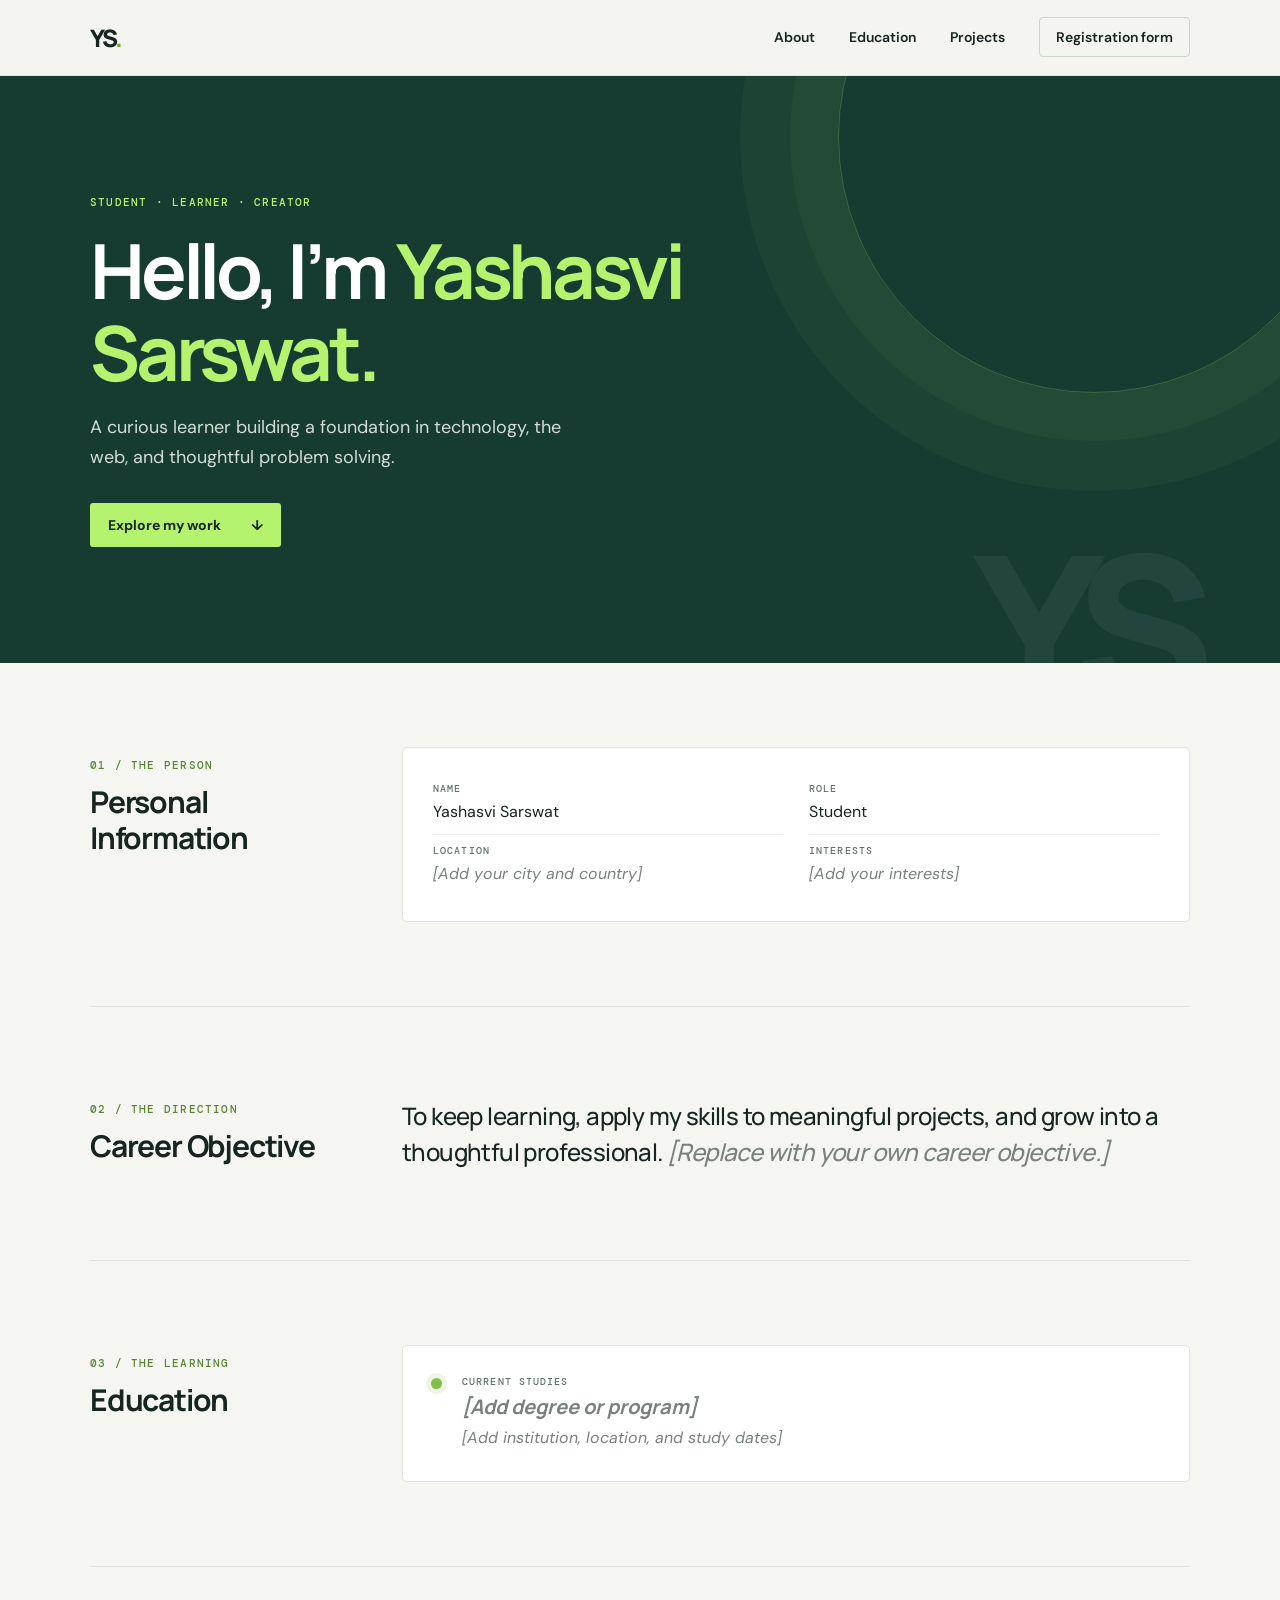
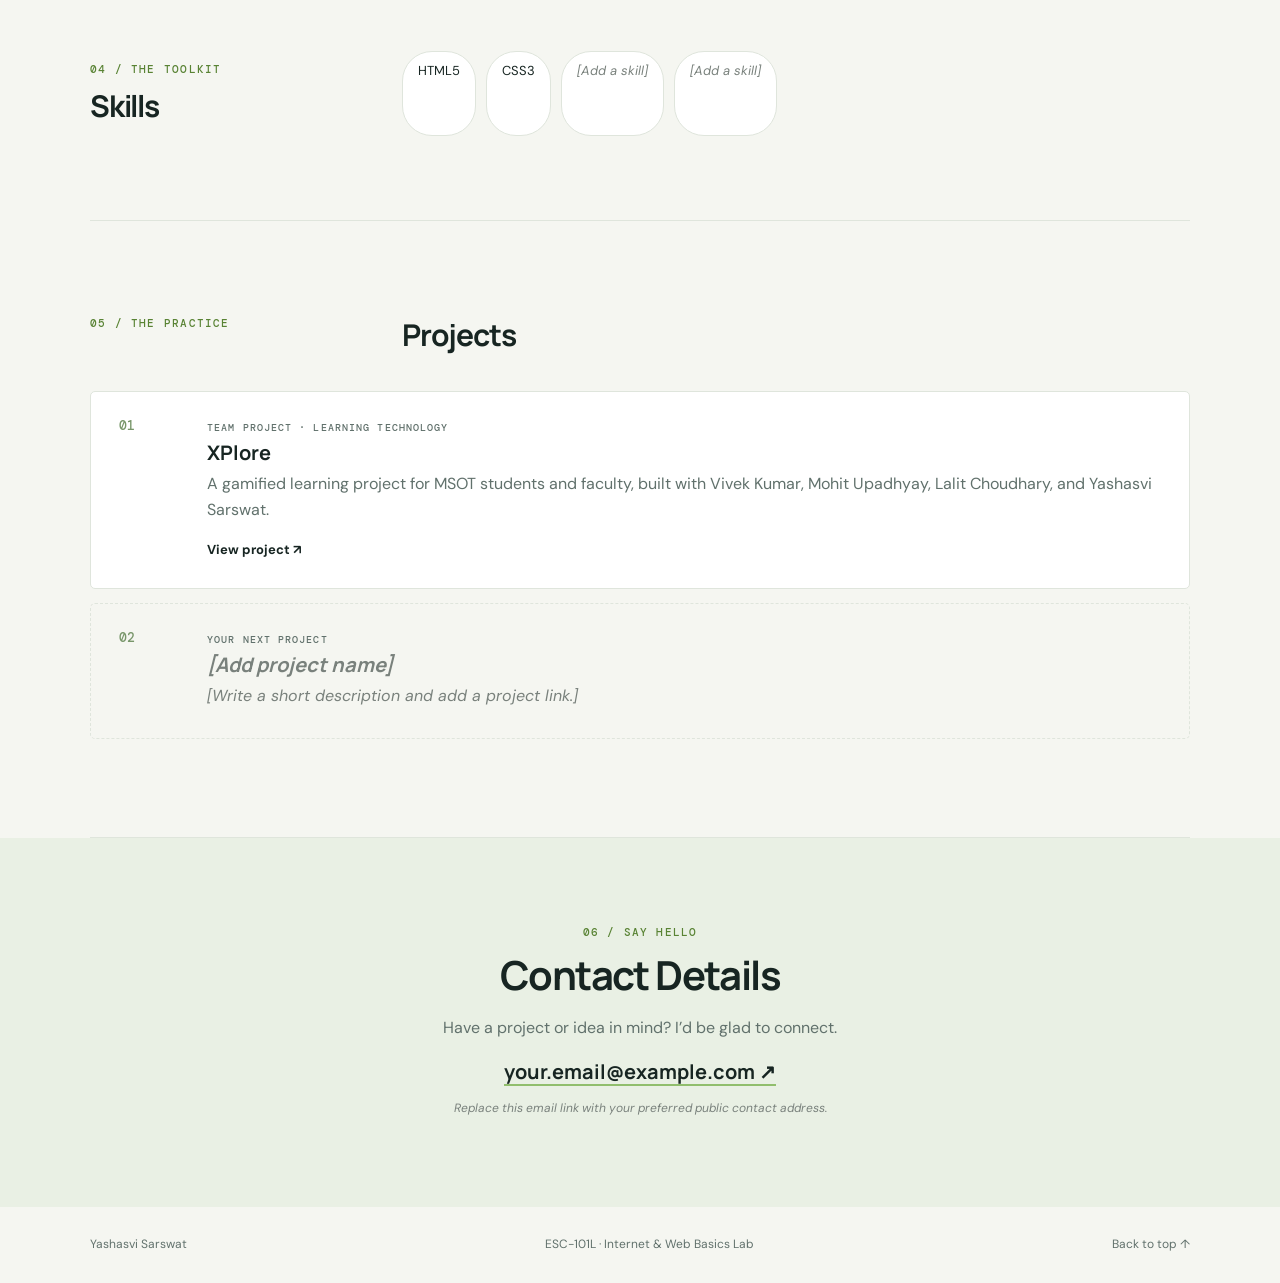
<file: esc-101l-web-basics-lab/index.html>
<!doctype html>
<html lang="en">
<head>
  <meta charset="utf-8">
  <meta name="viewport" content="width=device-width, initial-scale=1">
  <meta name="description" content="A student resume and portfolio for ESC-101L Internet & Web Basics Lab.">
  <title>Yashasvi Sarswat | Student Portfolio</title>
  <link rel="stylesheet" href="styles.css">
</head>
<body>
  <a class="skip-link" href="#main-content">Skip to main content</a>
  <header class="site-header">
    <nav class="navigation" aria-label="Main navigation">
      <a class="brand" href="#home">YS<span>.</span></a>
      <ul>
        <li><a href="#personal-information">About</a></li>
        <li><a href="#education">Education</a></li>
        <li><a href="#projects">Projects</a></li>
        <li><a class="nav-cta" href="registration.html">Registration form</a></li>
      </ul>
    </nav>
  </header>

  <main id="main-content">
    <section class="hero" id="home" aria-labelledby="hero-title">
      <p class="eyebrow">Student · Learner · Creator</p>
      <h1 id="hero-title">Hello, I’m <span>Yashasvi Sarswat.</span></h1>
      <p class="hero-copy">A curious learner building a foundation in technology, the web, and thoughtful problem solving.</p>
      <a class="button" href="#projects">Explore my work <span aria-hidden="true">↓</span></a>
      <span class="hero-mark" aria-hidden="true">YS</span>
    </section>

    <section class="content-section" id="personal-information" aria-labelledby="personal-heading">
      <div class="section-heading"><p class="eyebrow">01 / The person</p><h2 id="personal-heading">Personal Information</h2></div>
      <div class="info-card">
        <p><span class="label">Name</span>Yashasvi Sarswat</p>
        <p><span class="label">Role</span>Student</p>
        <p><span class="label">Location</span><span class="placeholder">[Add your city and country]</span></p>
        <p><span class="label">Interests</span><span class="placeholder">[Add your interests]</span></p>
      </div>
    </section>

    <section class="content-section objective" id="career-objective" aria-labelledby="objective-heading">
      <div class="section-heading"><p class="eyebrow">02 / The direction</p><h2 id="objective-heading">Career Objective</h2></div>
      <p class="objective-copy">To keep learning, apply my skills to meaningful projects, and grow into a thoughtful professional. <span class="placeholder">[Replace with your own career objective.]</span></p>
    </section>

    <section class="content-section" id="education" aria-labelledby="education-heading">
      <div class="section-heading"><p class="eyebrow">03 / The learning</p><h2 id="education-heading">Education</h2></div>
      <article class="timeline-card">
        <span class="timeline-dot" aria-hidden="true"></span>
        <div><p class="card-kicker">Current studies</p><h3><span class="placeholder">[Add degree or program]</span></h3><p><span class="placeholder">[Add institution, location, and study dates]</span></p></div>
      </article>
    </section>

    <section class="content-section" id="skills" aria-labelledby="skills-heading">
      <div class="section-heading"><p class="eyebrow">04 / The toolkit</p><h2 id="skills-heading">Skills</h2></div>
      <div class="skill-list" aria-label="Skills to personalize"><span>HTML5</span><span>CSS3</span><span class="placeholder">[Add a skill]</span><span class="placeholder">[Add a skill]</span></div>
    </section>

    <section class="content-section projects-section" id="projects" aria-labelledby="projects-heading">
      <div class="section-heading"><p class="eyebrow">05 / The practice</p><h2 id="projects-heading">Projects</h2></div>
      <article class="project-card">
        <div class="project-number" aria-hidden="true">01</div>
        <div><p class="card-kicker">Team project · Learning technology</p><h3>XPlore</h3><p>A gamified learning project for MSOT students and faculty, built with Vivek Kumar, Mohit Upadhyay, Lalit Choudhary, and Yashasvi Sarswat.</p><a href="https://github.com/Yashasvi7027/XPlore" target="_blank" rel="noreferrer">View project <span aria-hidden="true">↗</span></a></div>
      </article>
      <article class="project-card project-placeholder">
        <div class="project-number" aria-hidden="true">02</div>
        <div><p class="card-kicker">Your next project</p><h3><span class="placeholder">[Add project name]</span></h3><p><span class="placeholder">[Write a short description and add a project link.]</span></p></div>
      </article>
    </section>

    <section class="contact-section" id="contact" aria-labelledby="contact-heading">
      <p class="eyebrow">06 / Say hello</p><h2 id="contact-heading">Contact Details</h2>
      <p>Have a project or idea in mind? I’d be glad to connect.</p>
      <a class="contact-link" href="mailto:your.email@example.com">your.email@example.com <span aria-hidden="true">↗</span></a>
      <p class="placeholder contact-note">Replace this email link with your preferred public contact address.</p>
    </section>
  </main>

  <footer class="site-footer"><span>Yashasvi Sarswat</span><span>ESC-101L · Internet &amp; Web Basics Lab</span><a href="#home">Back to top ↑</a></footer>
</body>
</html>
</file>
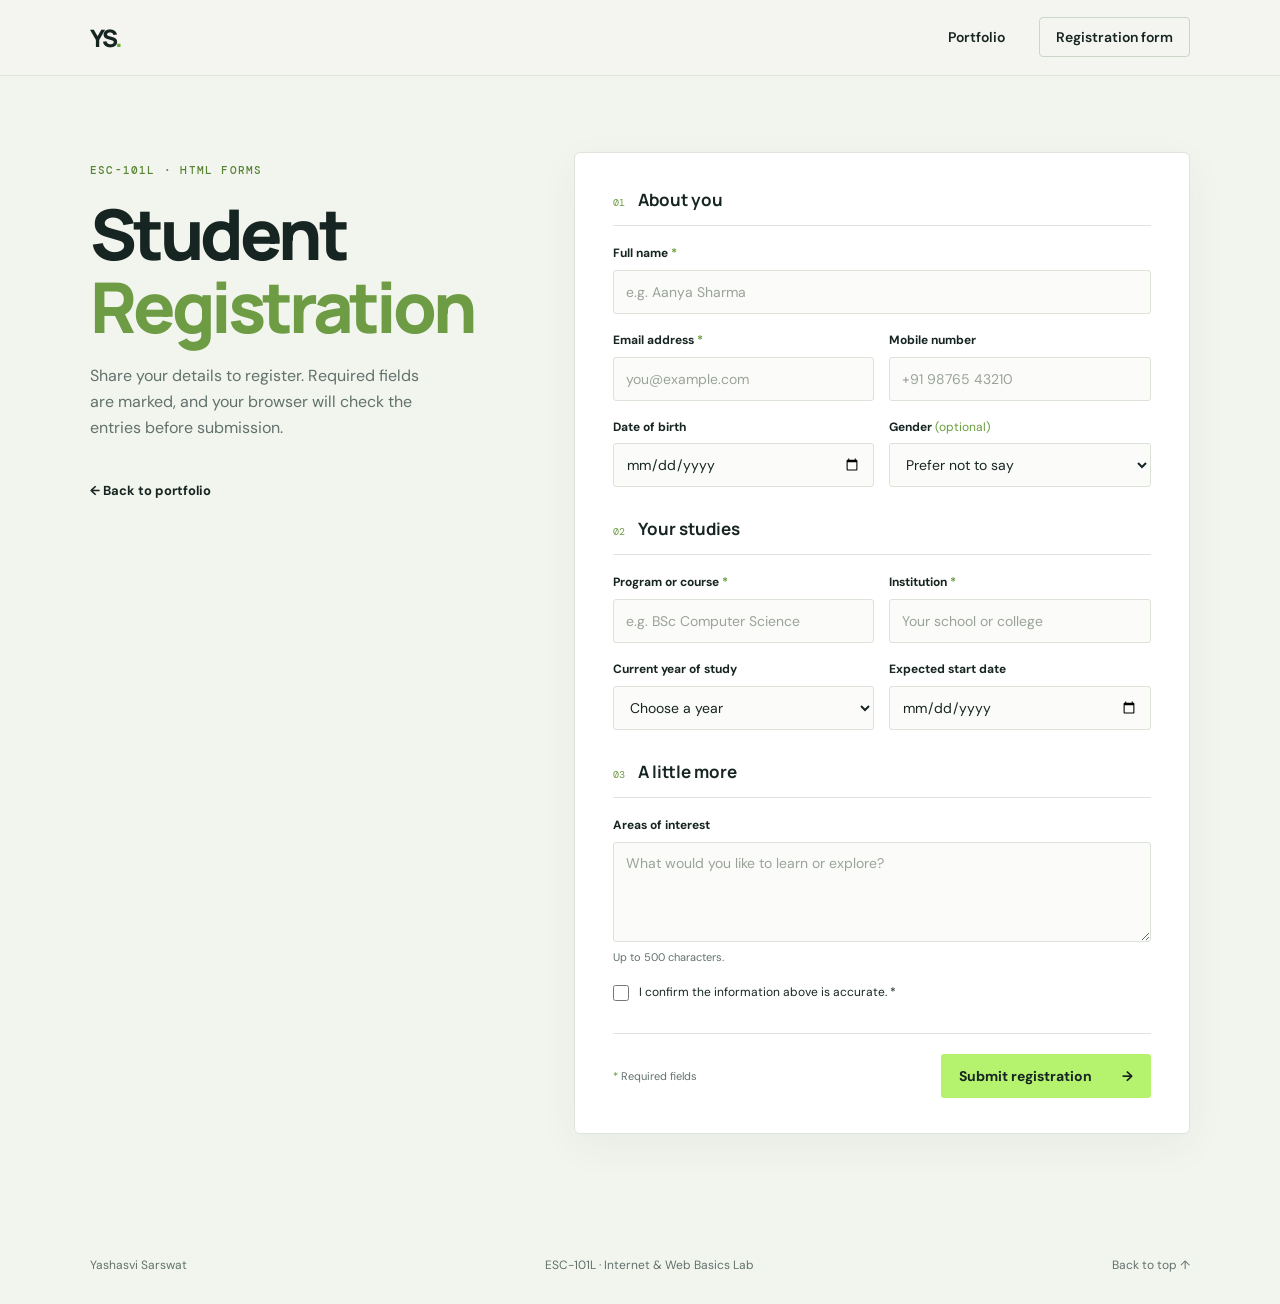
<file: esc-101l-web-basics-lab/registration.html>
<!doctype html>
<html lang="en">
<head>
  <meta charset="utf-8">
  <meta name="viewport" content="width=device-width, initial-scale=1">
  <meta name="description" content="Student registration form demonstrating semantic HTML form controls and native validation.">
  <title>Student Registration | Yashasvi Sarswat</title>
  <link rel="stylesheet" href="styles.css">
</head>
<body class="form-page">
  <a class="skip-link" href="#registration-main">Skip to registration form</a>
  <header class="site-header">
    <nav class="navigation" aria-label="Main navigation">
      <a class="brand" href="index.html">YS<span>.</span></a>
      <ul><li><a href="index.html">Portfolio</a></li><li><a class="nav-cta" href="#registration-main">Registration form</a></li></ul>
    </nav>
  </header>
  <main id="registration-main" class="form-layout">
    <section class="form-intro" aria-labelledby="form-title">
      <p class="eyebrow">ESC-101L · HTML forms</p>
      <h1 id="form-title">Student<br><span>Registration</span></h1>
      <p>Share your details to register. Required fields are marked, and your browser will check the entries before submission.</p>
      <a class="back-link" href="index.html">← Back to portfolio</a>
    </section>
    <form class="registration-form" action="#registration-main" method="get">
      <fieldset>
        <legend><span>01</span> About you</legend>
        <div class="field-grid">
          <div class="field full-width"><label for="fullName">Full name <span aria-hidden="true">*</span></label><input id="fullName" name="fullName" type="text" autocomplete="name" placeholder="e.g. Aanya Sharma" minlength="2" maxlength="80" required></div>
          <div class="field"><label for="emailAddress">Email address <span aria-hidden="true">*</span></label><input id="emailAddress" name="emailAddress" type="email" autocomplete="email" placeholder="you@example.com" required></div>
          <div class="field"><label for="mobileNumber">Mobile number</label><input id="mobileNumber" name="mobileNumber" type="tel" autocomplete="tel" placeholder="+91 98765 43210" pattern="[+0-9() -]{7,20}" title="Enter 7–20 characters using digits, spaces, +, parentheses, or hyphens." minlength="7" maxlength="20"></div>
          <div class="field"><label for="dateOfBirth">Date of birth</label><input id="dateOfBirth" name="dateOfBirth" type="date" autocomplete="bday" max="2026-11-14"></div>
          <div class="field"><label for="gender">Gender <span class="optional">(optional)</span></label><select id="gender" name="gender"><option value="">Prefer not to say</option><option value="woman">Woman</option><option value="man">Man</option><option value="non-binary">Non-binary</option><option value="self-describe">Another identity</option></select></div>
        </div>
      </fieldset>
      <fieldset>
        <legend><span>02</span> Your studies</legend>
        <div class="field-grid">
          <div class="field"><label for="programName">Program or course <span aria-hidden="true">*</span></label><input id="programName" name="programName" type="text" placeholder="e.g. BSc Computer Science" minlength="2" maxlength="100" required></div>
          <div class="field"><label for="institutionName">Institution <span aria-hidden="true">*</span></label><input id="institutionName" name="institutionName" type="text" placeholder="Your school or college" minlength="2" maxlength="120" required></div>
          <div class="field"><label for="studyYear">Current year of study</label><select id="studyYear" name="studyYear"><option value="">Choose a year</option><option value="1">Year 1</option><option value="2">Year 2</option><option value="3">Year 3</option><option value="4">Year 4</option><option value="5">Year 5 or above</option><option value="other">Other</option></select></div>
          <div class="field"><label for="startDate">Expected start date</label><input id="startDate" name="startDate" type="date" min="2026-11-14"></div>
        </div>
      </fieldset>
      <fieldset>
        <legend><span>03</span> A little more</legend>
        <div class="field-grid">
          <div class="field full-width"><label for="interests">Areas of interest</label><textarea id="interests" name="areasOfInterest" rows="4" maxlength="500" placeholder="What would you like to learn or explore?"></textarea><span class="field-hint">Up to 500 characters.</span></div>
          <div class="field full-width"><label class="check-label"><input name="termsAcknowledged" type="checkbox" value="yes" required><span>I confirm the information above is accurate. <span aria-hidden="true">*</span></span></label></div>
        </div>
      </fieldset>
      <div class="form-actions"><p><span aria-hidden="true">*</span> Required fields</p><button class="button" type="submit">Submit registration <span aria-hidden="true">→</span></button></div>
    </form>
  </main>
  <footer class="site-footer"><span>Yashasvi Sarswat</span><span>ESC-101L · Internet &amp; Web Basics Lab</span><a href="#registration-main">Back to top ↑</a></footer>
</body>
</html>
</file>
<file: esc-101l-web-basics-lab/styles.css>
@import url('https://fonts.googleapis.com/css2?family=DM+Mono:wght@400;500&family=DM+Sans:wght@400;500;600;700&family=Manrope:wght@400;500;600;700;800&display=swap');

:root{--ink:#172522;--muted:#61716c;--paper:#f5f6f1;--white:#fff;--green:#b5f36e;--deep:#163c32;--line:#dfe5dc;--mono:'DM Mono',monospace;--sans:'DM Sans',sans-serif;--display:'Manrope',sans-serif;--max:1100px}
*{box-sizing:border-box}
html{scroll-behavior:smooth;scroll-padding-top:90px}
body{margin:0;background:var(--paper);color:var(--ink);font-family:var(--sans);font-size:16px;line-height:1.65}
a{color:inherit}
.skip-link{position:absolute;left:-9999px;top:8px;background:var(--green);padding:8px 14px;z-index:10}.skip-link:focus{left:8px}
.site-header{height:76px;border-bottom:1px solid var(--line);background:rgba(245,246,241,.94);display:flex;align-items:center}
.navigation{width:min(var(--max),calc(100% - 48px));margin:auto;display:flex;align-items:center;justify-content:space-between}
.brand{text-decoration:none;font:800 24px var(--display);letter-spacing:-2px}.brand span{color:#6ba633}
.navigation ul{display:flex;align-items:center;gap:34px;list-style:none;margin:0;padding:0}.navigation li a{text-decoration:none;font-size:14px;font-weight:600}.navigation li a:hover,.contact-link:hover,.project-card a:hover{color:#4f8d21}.navigation .nav-cta{padding:10px 16px;border:1px solid #cbd5c8;border-radius:4px}
.hero{position:relative;isolation:isolate;overflow:hidden;background:var(--deep);color:var(--white);padding:108px max(24px,calc((100vw - var(--max))/2)) 116px;min-height:470px}.hero:after{content:"";position:absolute;right:-70px;top:-195px;width:510px;height:510px;border:1px solid rgba(181,243,110,.24);border-radius:50%;box-shadow:0 0 0 48px rgba(181,243,110,.035),0 0 0 98px rgba(181,243,110,.035);z-index:-1}.eyebrow,.card-kicker,.label{font:500 11px var(--mono);letter-spacing:.11em;text-transform:uppercase}.hero .eyebrow{color:var(--green)}.hero h1{font:700 clamp(43px,7vw,76px)/1.08 var(--display);letter-spacing:-.055em;max-width:760px;margin:20px 0}.hero h1 span{color:var(--green)}.hero-copy{max-width:510px;color:#d2ddd6;font-size:18px;margin:0 0 30px}.button{display:inline-flex;gap:30px;align-items:center;background:var(--green);color:var(--ink);border:0;border-radius:3px;padding:13px 18px;text-decoration:none;font:700 14px var(--sans);cursor:pointer}.button:hover{background:#c6ff89}.hero-mark{position:absolute;right:max(24px,calc((100vw - var(--max))/2));bottom:-58px;font:800 210px/.9 var(--display);letter-spacing:-.12em;color:rgba(255,255,255,.055);user-select:none}
.content-section{width:min(var(--max),calc(100% - 48px));margin:0 auto;padding:84px 0;border-bottom:1px solid var(--line);display:grid;grid-template-columns:260px 1fr;gap:52px}.section-heading .eyebrow,.contact-section .eyebrow{color:#598334}.section-heading h2,.contact-section h2{font:700 30px/1.2 var(--display);letter-spacing:-.04em;margin:12px 0}.info-card{display:grid;grid-template-columns:1fr 1fr;gap:0 26px;background:var(--white);padding:25px 30px;border:1px solid var(--line);border-radius:5px}.info-card p{padding:9px 0;margin:0;border-bottom:1px solid #edf0eb}.info-card p:nth-last-child(-n+2){border:0}.label{display:block;color:var(--muted);font-size:10px;margin-bottom:4px}.placeholder{color:#79817c;font-style:italic}.objective{align-items:center}.objective-copy{font:500 24px/1.5 var(--display);letter-spacing:-.025em;margin:0}.timeline-card{display:flex;gap:20px;padding:25px 28px;background:var(--white);border:1px solid var(--line);border-radius:5px}.timeline-dot{width:11px;height:11px;flex:none;border-radius:50%;background:#83be49;margin-top:7px;box-shadow:0 0 0 5px #edf6e4}.timeline-card h3,.project-card h3{margin:5px 0;font:700 20px var(--display)}.timeline-card p,.project-card p{margin:4px 0;color:var(--muted)}.card-kicker{color:#628c44;font-size:10px}.skill-list{display:flex;flex-wrap:wrap;gap:10px}.skill-list span{background:var(--white);border:1px solid var(--line);border-radius:30px;padding:8px 15px;font-size:13px}.projects-section{display:block}.projects-section .section-heading{display:grid;grid-template-columns:260px 1fr;gap:52px;margin-bottom:26px}.project-card{display:grid;grid-template-columns:70px 1fr;gap:18px;padding:25px 28px;background:var(--white);border:1px solid var(--line);border-radius:5px;margin-bottom:14px}.project-number{font:500 13px var(--mono);color:#78966a}.project-card a{display:inline-block;margin-top:12px;font-size:13px;font-weight:700;text-decoration:none}.project-placeholder{background:transparent;border-style:dashed}.contact-section{background:#e9f0e4;text-align:center;padding:76px 24px}.contact-section h2{font-size:40px}.contact-section>p:not(.eyebrow):not(.contact-note){color:var(--muted)}.contact-link{font:700 20px var(--display);text-decoration:underline;text-decoration-color:#91be6d;text-underline-offset:5px}.contact-note{font-size:12px;margin-top:12px}.site-footer{width:min(var(--max),calc(100% - 48px));margin:auto;min-height:76px;display:flex;align-items:center;justify-content:space-between;color:var(--muted);font-size:12px}.site-footer a{text-decoration:none}
.form-page{background:#f2f5ee}.form-layout{width:min(var(--max),calc(100% - 48px));margin:0 auto;padding:76px 0 94px;display:grid;grid-template-columns:.78fr 1.22fr;gap:90px;align-items:start}.form-intro{position:sticky;top:40px}.form-intro .eyebrow{color:#598334}.form-intro h1{font:800 clamp(44px,6vw,70px)/1.04 var(--display);letter-spacing:-.06em;margin:20px 0}.form-intro h1 span{color:#6d9c44}.form-intro>p:not(.eyebrow){max-width:350px;color:var(--muted)}.back-link{display:inline-block;margin-top:22px;text-decoration:none;font-size:13px;font-weight:700}.registration-form{background:var(--white);border:1px solid var(--line);padding:35px 38px;border-radius:6px;box-shadow:0 12px 40px rgba(30,54,39,.05)}fieldset{border:0;padding:0;margin:0 0 30px}legend{width:100%;font:700 17px var(--display);padding:0 0 14px;border-bottom:1px solid var(--line);margin-bottom:18px}legend span{font:400 10px var(--mono);color:#6d9c44;margin-right:10px}.field-grid{display:grid;grid-template-columns:1fr 1fr;gap:17px 15px}.field{display:flex;flex-direction:column;gap:6px}.full-width{grid-column:1/-1}.field label{font-size:12px;font-weight:700}.field label>span:first-child,.form-actions p span{color:#699c3e}.field .optional{font-weight:400;color:var(--muted)}input,select,textarea{width:100%;border:1px solid #dce3d8;border-radius:3px;background:#fbfcf9;padding:11px 12px;font:14px var(--sans);color:var(--ink)}input,select{height:44px}textarea{resize:vertical;min-height:100px}input:focus,select:focus,textarea:focus{outline:2px solid #8dbc60;outline-offset:1px}input::placeholder,textarea::placeholder{color:#9aa39a}.field-hint{font-size:11px;color:var(--muted)}.check-label{display:flex;align-items:flex-start;gap:10px;font-weight:400!important}.check-label input{width:16px;height:16px;margin:2px 0 0;accent-color:#709f49;flex:none}.form-actions{display:flex;justify-content:space-between;align-items:center;border-top:1px solid var(--line);padding-top:20px}.form-actions p{margin:0;font-size:11px;color:var(--muted)}
@media(max-width:760px){.navigation{width:calc(100% - 32px)}.navigation ul{gap:14px}.navigation li a{font-size:12px}.navigation li:first-child{display:none}.hero{padding:78px 24px 86px;min-height:420px}.hero-mark{font-size:150px;bottom:-36px}.content-section{width:calc(100% - 40px);padding:58px 0;grid-template-columns:1fr;gap:20px}.section-heading h2{margin-bottom:0}.info-card{padding:20px}.objective-copy{font-size:21px}.projects-section .section-heading{grid-template-columns:1fr;gap:10px}.contact-section{padding:58px 20px}.site-footer{width:calc(100% - 32px);gap:8px;flex-wrap:wrap;padding:18px 0}.form-layout{width:calc(100% - 36px);padding:48px 0 65px;grid-template-columns:1fr;gap:35px}.form-intro{position:static}.form-intro h1{font-size:54px}.registration-form{padding:25px 20px}}
@media(max-width:430px){.navigation .nav-cta{padding:8px 10px}.field-grid{grid-template-columns:1fr}.full-width{grid-column:auto}.form-actions{align-items:flex-start;gap:14px;flex-direction:column}.project-card{grid-template-columns:35px 1fr;padding:21px 18px}.info-card{grid-template-columns:1fr}.info-card p:nth-last-child(2){border-bottom:1px solid #edf0eb}.hero-copy{font-size:16px}}
@media(prefers-reduced-motion:reduce){html{scroll-behavior:auto}}
</file>
